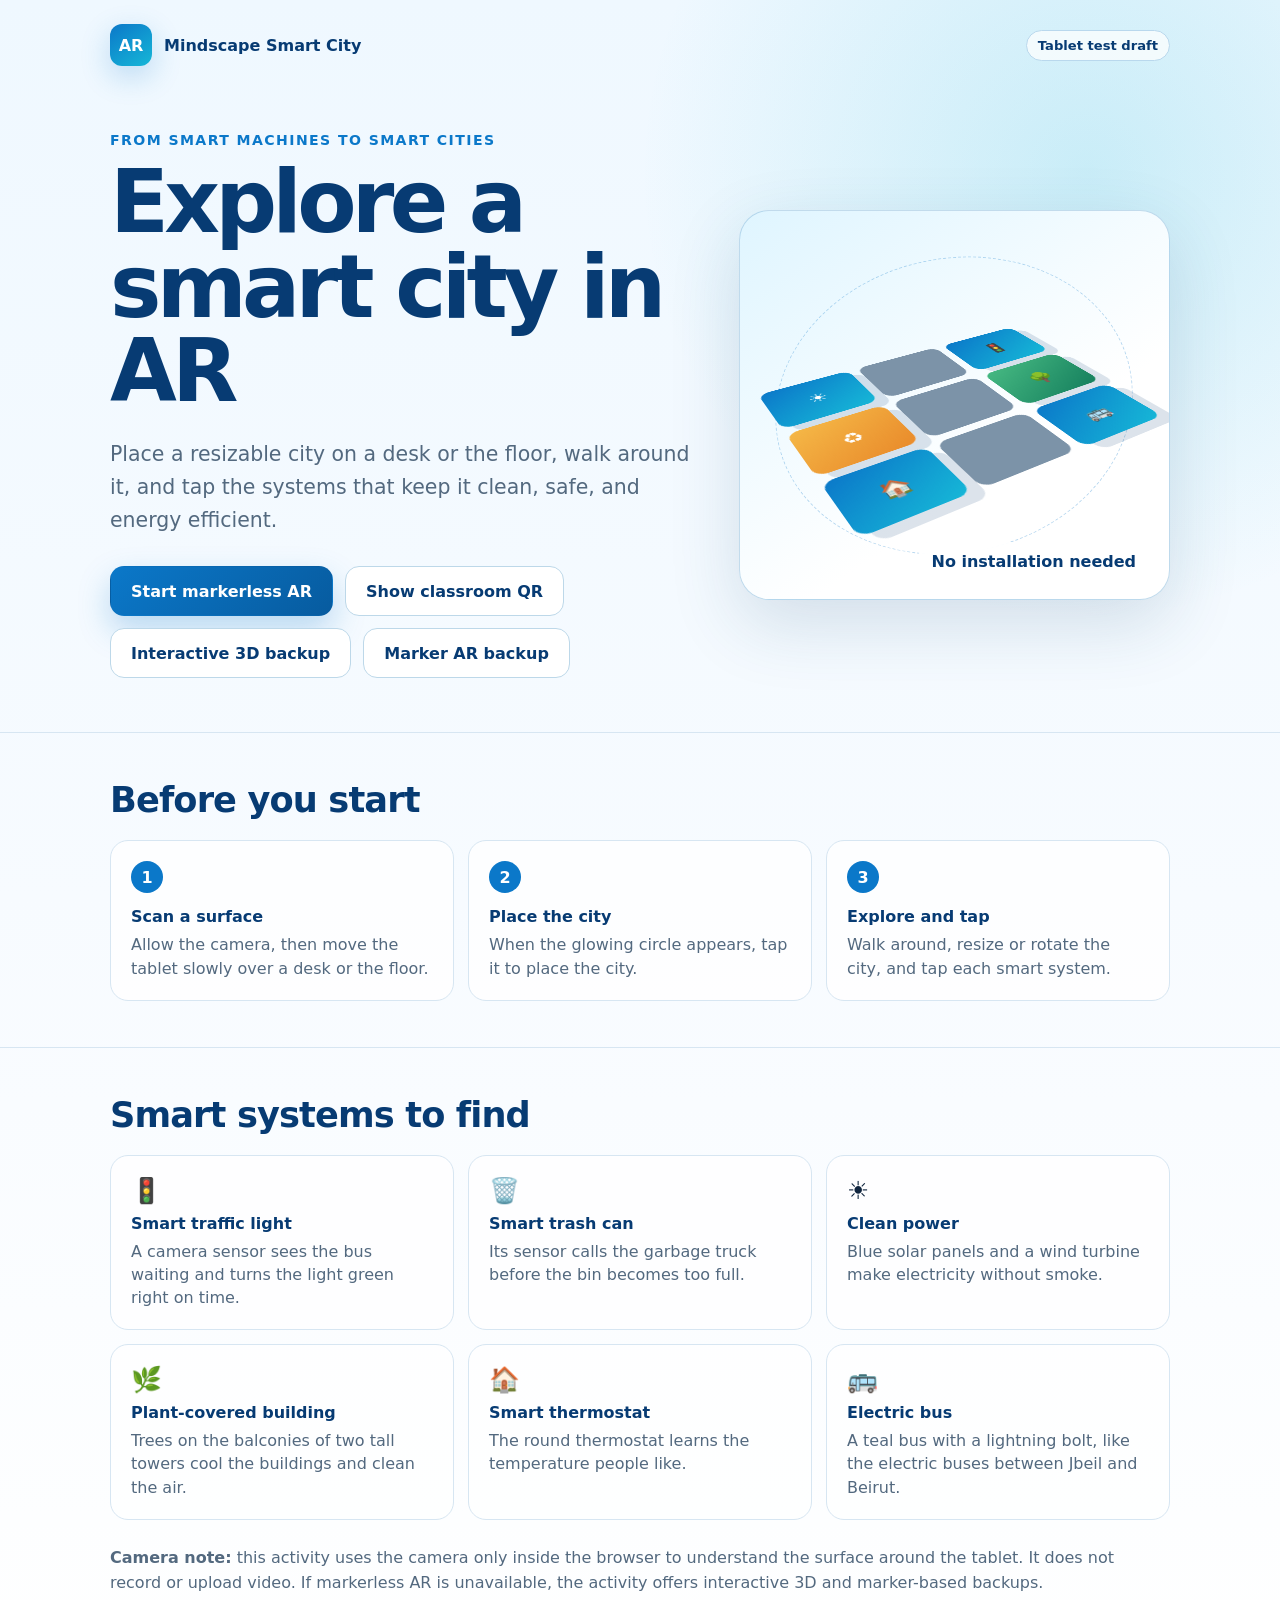
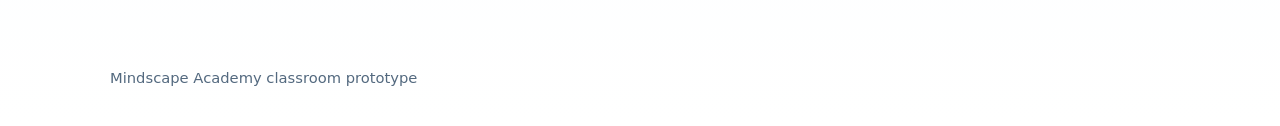
<file: index.html>
<!doctype html>
<html lang="en">
<head>
  <meta charset="utf-8">
  <meta name="viewport" content="width=device-width, initial-scale=1">
  <meta name="theme-color" content="#073b73">
  <meta name="description" content="A browser-based smart city augmented reality activity for young learners.">
  <title>Smart City AR Explorer</title>
  <link rel="icon" type="image/svg+xml" href="data:image/svg+xml,%3Csvg xmlns='http://www.w3.org/2000/svg' viewBox='0 0 64 64'%3E%3Crect width='64' height='64' rx='14' fill='%230b78c9'/%3E%3Cpath d='M10 48V28l12-9 10 8 10-15 12 10v26H10z' fill='%23fff'/%3E%3Cpath d='M17 48V34h10v14m11 0V29h9v19' fill='%2316b7d7'/%3E%3C/svg%3E">
  <link rel="stylesheet" href="styles.css">
</head>
<body>
  <header class="site-header shell">
    <div class="brand"><span class="brand-mark" aria-hidden="true">AR</span><span>Mindscape Smart City</span></div>
    <span class="draft-tag">Tablet test draft</span>
  </header>

  <main>
    <section class="hero shell">
      <div>
        <p class="eyebrow">From smart machines to smart cities</p>
        <h1>Explore a smart city in AR</h1>
        <p class="lead">Place a resizable city on a desk or the floor, walk around it, and tap the systems that keep it clean, safe, and energy efficient.</p>
        <div class="actions">
          <a class="button button-primary" href="ar.html">Start markerless AR</a>
          <a class="button button-secondary" href="qr.html">Show classroom QR</a>
          <a class="button button-secondary" href="preview.html">Interactive 3D backup</a>
          <a class="button button-secondary" href="marker-ar.html">Marker AR backup</a>
        </div>
      </div>

      <div class="city-orbit" aria-label="Stylized smart city preview">
        <div class="city-card" aria-hidden="true">
          <div class="city-block">☀</div><div class="city-block road"></div><div class="city-block">🚦</div>
          <div class="city-block">♻</div><div class="city-block road"></div><div class="city-block">🌳</div>
          <div class="city-block">🏠</div><div class="city-block road"></div><div class="city-block">🚌</div>
        </div>
        <span class="orbit-label">No installation needed</span>
      </div>
    </section>

    <section class="section">
      <div class="shell">
        <h2>Before you start</h2>
        <div class="steps">
          <article class="step"><span class="step-number">1</span><strong>Scan a surface</strong><p>Allow the camera, then move the tablet slowly over a desk or the floor.</p></article>
          <article class="step"><span class="step-number">2</span><strong>Place the city</strong><p>When the glowing circle appears, tap it to place the city.</p></article>
          <article class="step"><span class="step-number">3</span><strong>Explore and tap</strong><p>Walk around, resize or rotate the city, and tap each smart system.</p></article>
        </div>
      </div>
    </section>

    <section class="section">
      <div class="shell">
        <h2>Smart systems to find</h2>
        <div class="systems">
          <article class="system"><span class="system-icon">🚦</span><strong>Smart traffic light</strong><p>A camera sensor sees the bus waiting and turns the light green right on time.</p></article>
          <article class="system"><span class="system-icon">🗑️</span><strong>Smart trash can</strong><p>Its sensor calls the garbage truck before the bin becomes too full.</p></article>
          <article class="system"><span class="system-icon">☀️</span><strong>Clean power</strong><p>Blue solar panels and a wind turbine make electricity without smoke.</p></article>
          <article class="system"><span class="system-icon">🌿</span><strong>Plant-covered building</strong><p>Trees on the balconies of two tall towers cool the buildings and clean the air.</p></article>
          <article class="system"><span class="system-icon">🏠</span><strong>Smart thermostat</strong><p>The round thermostat learns the temperature people like.</p></article>
          <article class="system"><span class="system-icon">🚌</span><strong>Electric bus</strong><p>A teal bus with a lightning bolt, like the electric buses between Jbeil and Beirut.</p></article>
        </div>
        <p class="privacy-note"><strong>Camera note:</strong> this activity uses the camera only inside the browser to understand the surface around the tablet. It does not record or upload video. If markerless AR is unavailable, the activity offers interactive 3D and marker-based backups.</p>
      </div>
    </section>
  </main>

  <footer class="shell">Mindscape Academy classroom prototype</footer>
</body>
</html>
</file>
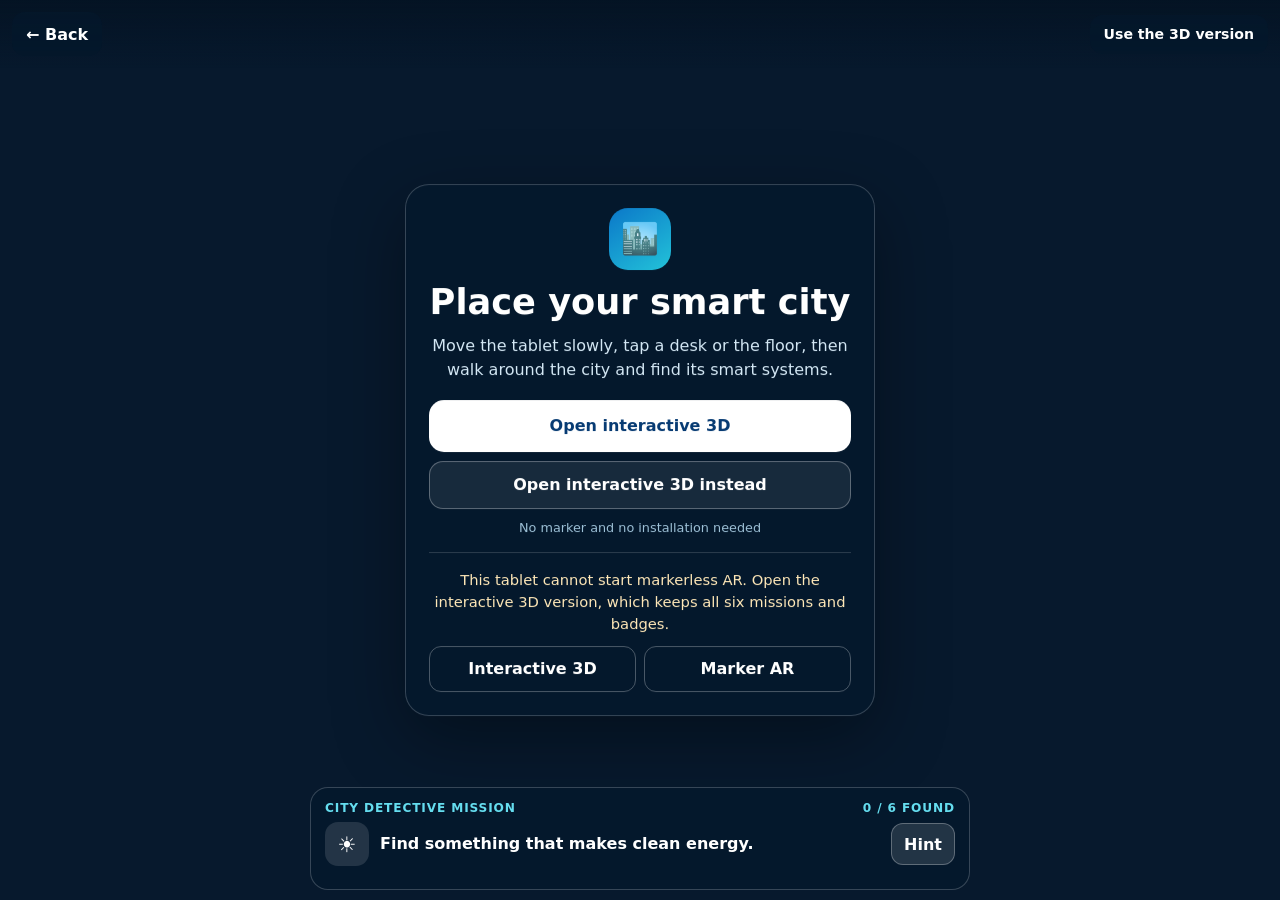
<file: ar.html>
<!doctype html>
<html lang="en">
<head>
  <meta charset="utf-8">
  <meta name="viewport" content="width=device-width, initial-scale=1, maximum-scale=1, user-scalable=no">
  <meta name="theme-color" content="#07192d">
  <meta name="description" content="Place and explore an interactive smart city in markerless augmented reality.">
  <title>Smart City Markerless AR</title>
  <style>
    * { box-sizing: border-box; }
    [hidden] { display: none !important; }
    body { margin: 0; overflow: hidden; font-family: Inter, system-ui, sans-serif; background: #07192d; color: white; }
    button, a { font: inherit; -webkit-tap-highlight-color: transparent; }
    a-scene, .a-canvas { width: 100vw !important; height: 100vh !important; z-index: 0 !important; }
    .a-enter-vr, .a-enter-ar, .a-orientation-modal { display: none !important; }
    /* The overlay carries class a-no-style so A-Frame does not restyle it in AR: its rule
       ".a-dom-overlay > * { pointer-events: auto }" forced the full-screen confetti layer to
       catch every tap, which blocked the buttons and the city. */
    #overlay { position: fixed !important; z-index: 2147483646 !important; inset: 0; pointer-events: auto !important; touch-action: manipulation; }
    .topbar { position: absolute; top: 0; left: 0; right: 0; pointer-events: none; display: flex; align-items: center; justify-content: space-between; gap: 10px; padding: max(12px, env(safe-area-inset-top)) 12px 12px; background: linear-gradient(180deg, rgba(4,19,35,.9), transparent); }
    .back, .status { min-height: 44px; display: inline-flex; align-items: center; padding: 0 14px; border-radius: 13px; color: white; background: rgba(4,24,43,.82); font-weight: 850; text-decoration: none; pointer-events: auto; touch-action: manipulation; }
    .status { min-height: 39px; max-width: 60vw; font-size: .88rem; white-space: nowrap; overflow: hidden; text-overflow: ellipsis; pointer-events: none; }
    .start-card { position: absolute; left: 50%; top: 50%; width: min(90vw, 470px); transform: translate(-50%,-50%); padding: 23px; border: 1px solid rgba(255,255,255,.2); border-radius: 24px; background: rgba(5,25,45,.94); box-shadow: 0 22px 70px rgba(0,0,0,.36); text-align: center; backdrop-filter: blur(15px); pointer-events: auto; }
    .start-icon { display: grid; width: 62px; height: 62px; place-items: center; margin: 0 auto 13px; border-radius: 19px; background: linear-gradient(145deg, #0b78c9, #23c3d9); font-size: 1.9rem; }
    .start-card h1 { margin: 0; font-size: clamp(1.55rem, 7vw, 2.2rem); line-height: 1.1; }
    .start-card p { margin: 12px 0 18px; color: #d4e8f5; line-height: 1.5; }
    .primary { width: 100%; min-height: 52px; border: 0; border-radius: 15px; color: #073b73; background: white; font-weight: 900; cursor: pointer; touch-action: manipulation; }
    .primary:disabled { color: #8da0ae; background: #dbe5eb; }
    .quick-backup { width: 100%; min-height: 48px; display: inline-flex; align-items: center; justify-content: center; margin-top: 9px; border: 1px solid rgba(255,255,255,.3); border-radius: 14px; color: white; background: rgba(255,255,255,.08); font-weight: 850; text-decoration: none; }
    .small-note { display: block; margin-top: 11px; color: #9ec1d7; font-size: .8rem; }
    .fallback { margin-top: 17px; padding-top: 16px; border-top: 1px solid rgba(255,255,255,.16); }
    .fallback p { margin: 0 0 11px; color: #ffe8b8; font-size: .92rem; }
    .fallback-links { display: grid; grid-template-columns: 1fr 1fr; gap: 8px; }
    .fallback a { min-height: 46px; display: grid; place-items: center; padding: 8px; border: 1px solid rgba(255,255,255,.28); border-radius: 12px; color: white; text-decoration: none; font-weight: 800; }
    .placement-hint { position: absolute; top: 76px; left: 50%; width: min(88vw, 430px); transform: translateX(-50%); padding: 11px 15px; border-radius: 14px; background: rgba(4,24,43,.86); box-shadow: 0 8px 28px rgba(0,0,0,.2); text-align: center; font-weight: 800; line-height: 1.35; transition: opacity .2s; pointer-events: none !important; }
    .placement-hint.hidden { opacity: 0; }
    .controls { position: absolute; left: 50%; bottom: 165px; display: flex; gap: 7px; transform: translateX(-50%) translateY(12px); opacity: 0; transition: .2s ease; pointer-events: none; }
    .controls.show { transform: translateX(-50%) translateY(0); opacity: 1; pointer-events: auto; }
    .control { min-width: 47px; min-height: 47px; padding: 0 12px; border: 1px solid rgba(255,255,255,.24); border-radius: 13px; color: white; background: rgba(5,25,45,.88); font-size: 1.15rem; font-weight: 900; box-shadow: 0 7px 22px rgba(0,0,0,.22); }
    .replace { font-size: .8rem; }
    .mission { position: absolute; left: 10px; right: 10px; bottom: max(10px, env(safe-area-inset-bottom)); max-width: 660px; margin: auto; padding: 13px 14px; border: 1px solid rgba(255,255,255,.2); border-radius: 18px; background: rgba(5,25,45,.94); pointer-events: auto; }
    .mission-top { display: flex; justify-content: space-between; gap: 12px; margin-bottom: 7px; color: #65ddef; font-size: .76rem; font-weight: 900; letter-spacing: .07em; text-transform: uppercase; }
    .mission-row { display: flex; align-items: center; gap: 11px; }
    #missionIcon { display: grid; flex: 0 0 44px; height: 44px; place-items: center; border-radius: 13px; background: rgba(255,255,255,.12); font-size: 1.35rem; }
    #missionText { margin: 0; font-size: 1rem; font-weight: 800; line-height: 1.33; }
    .mission-copy { min-width: 0; flex: 1; }
    .hint-button { flex: 0 0 auto; min-height: 42px; padding: 0 12px; border: 1px solid rgba(255,255,255,.28); border-radius: 12px; color: white; background: rgba(255,255,255,.12); font-weight: 850; }
    .progress { display: flex; justify-content: center; gap: 7px; margin-top: 10px; }
    .progress span { display: grid; width: 29px; height: 29px; place-items: center; border: 1px solid rgba(255,255,255,.22); border-radius: 50%; background: rgba(255,255,255,.08); filter: grayscale(1); opacity: .46; transition: .25s ease; }
    .progress span.found { border-color: #7aebad; background: #137b59; filter: none; opacity: 1; transform: scale(1.08); }
    .success { position: absolute; left: 50%; top: 50%; width: min(88vw, 420px); transform: translate(-50%,-50%); padding: 23px; border-radius: 24px; color: #12334d; background: white; box-shadow: 0 24px 80px rgba(0,0,0,.4); text-align: center; pointer-events: auto; cursor: pointer; }
    #successIcon { display: block; margin-bottom: 8px; font-size: 2.6rem; }
    .success h2 { margin: 0; color: #087052; font-size: 1.45rem; }
    .success p { margin: 10px 0 17px; line-height: 1.45; }
    .badge-earned { display: inline-flex; margin: 10px 0 0; padding: 7px 11px; border-radius: 999px; color: #075b9f; background: #e3f5ff; font-size: .82rem; font-weight: 900; }
    .success button { width: 100%; min-height: 49px; border: 0; border-radius: 13px; color: white; background: #0878bd; font-weight: 900; }
    .toast { position: absolute; left: 50%; top: 126px; width: max-content; max-width: 84vw; transform: translate(-50%,-9px); padding: 10px 14px; border-radius: 18px; text-align: center; pointer-events: none !important; color: #13334d; background: #fff; box-shadow: 0 10px 32px rgba(0,0,0,.28); font-weight: 850; opacity: 0; transition: .2s ease; }
    .toast.show { transform: translate(-50%,0); opacity: 1; }
    .confetti { position: absolute; inset: 0; overflow: hidden; pointer-events: none !important; }
    .confetti i { position: absolute; top: -20px; width: 10px; height: 16px; border-radius: 3px; animation: confetti-fall 1.25s ease-in forwards; }
    @keyframes confetti-fall { to { transform: translate3d(var(--drift), 105vh, 0) rotate(620deg); opacity: .9; } }
    @media (max-height: 620px) {
      .controls { bottom: 151px; }
      .mission { padding: 10px 12px; }
      .mission-top { margin-bottom: 4px; }
    }
  </style>
</head>
<body>
  <div id="overlay" class="a-no-style">
    <div class="topbar">
      <a class="back" href="index.html">← Back</a>
      <span class="status" id="status">Ready to start</span>
    </div>

    <section class="start-card" id="startCard" aria-labelledby="startTitle">
      <span class="start-icon" aria-hidden="true">🏙️</span>
      <h1 id="startTitle">Place your smart city</h1>
      <p id="startText">Move the tablet slowly, tap a desk or the floor, then walk around the city and find its smart systems.</p>
      <button class="primary" id="startAR" type="button" disabled>Checking this tablet…</button>
      <a class="quick-backup" href="preview.html">Open interactive 3D instead</a>
      <small class="small-note">No marker and no installation needed</small>
      <div class="fallback" id="fallback" hidden>
        <p>Markerless AR is not supported on this tablet. Choose a backup:</p>
        <div class="fallback-links">
          <a href="preview.html">Interactive 3D</a>
          <a href="marker-ar.html">Marker AR</a>
        </div>
      </div>
    </section>

    <p class="placement-hint hidden" id="placementHint">Move the tablet slowly over a desk or the floor.</p>

    <div class="controls" id="controls" aria-label="City controls">
      <button class="control" id="turnLeft" type="button" aria-label="Turn city left">↶</button>
      <button class="control" id="smaller" type="button" aria-label="Make city smaller">−</button>
      <button class="control" id="larger" type="button" aria-label="Make city bigger">+</button>
      <button class="control" id="turnRight" type="button" aria-label="Turn city right">↷</button>
      <button class="control replace" id="replace" type="button">Replace</button>
    </div>

    <section class="mission" aria-live="polite">
      <div class="mission-top"><span>City detective mission</span><span id="missionCount">0 / 6 found</span></div>
      <div class="mission-row">
        <span id="missionIcon" aria-hidden="true">☀️</span>
        <div class="mission-copy"><p id="missionText">Find something that makes clean energy.</p></div>
        <button class="hint-button" id="hintButton" type="button">Hint</button>
      </div>
      <div class="progress" id="progress" aria-label="Mission progress"></div>
    </section>

    <section class="success" id="success" hidden aria-live="assertive">
      <span id="successIcon" aria-hidden="true">☀️</span>
      <h2 id="successTitle">Yes! You found it!</h2>
      <span class="badge-earned" id="badgeEarned">Badge earned</span>
      <p id="successMessage"></p>
      <button id="nextMission" type="button">Next mission</button>
    </section>
    <div class="toast" id="toast" role="status"></div>
    <div class="confetti" id="confetti" aria-hidden="true"></div>
  </div>

  <template id="sceneTemplate">
    <a-scene
      embedded
      xr-mode-ui="enabled: false; XRMode: ar"
      device-orientation-permission-ui="enabled: false"
      webxr="referenceSpaceType: local; requiredFeatures: hit-test; optionalFeatures: dom-overlay; overlayElement: #overlay"
      renderer="antialias: true; alpha: true; colorManagement: true; precision: high"
    >
      <a-entity light="type: ambient; color: #ffffff; intensity: .8"></a-entity>
      <a-entity light="type: directional; color: #ffffff; intensity: .9" position="2 5 3"></a-entity>
      <a-ring id="reticle" visible="false" rotation="-90 0 0" radius-inner=".12" radius-outer=".18" color="#49e49b" material="shader: flat; opacity: .95; side: double"></a-ring>
      <a-entity id="city" smart-city visible="false" scale=".2 .2 .2"></a-entity>
      <a-entity id="placement" surface-placement></a-entity>
      <a-camera></a-camera>
    </a-scene>
  </template>
  <script src="boot-ar.js?v=13"></script>
</body>
</html>
</file>
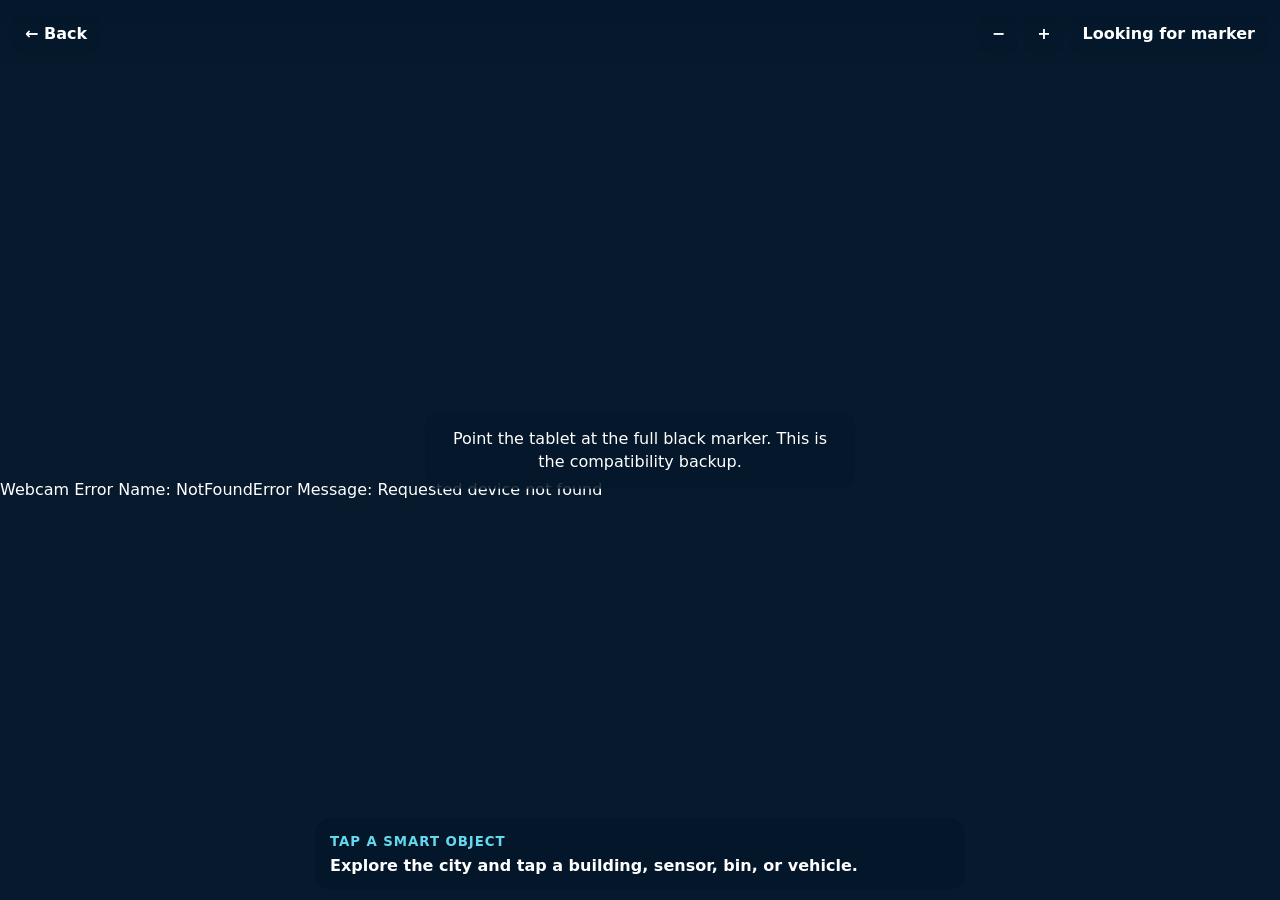
<file: marker-ar.html>
<!doctype html>
<html lang="en">
<head>
  <meta charset="utf-8">
  <meta name="viewport" content="width=device-width, initial-scale=1, maximum-scale=1, user-scalable=no">
  <meta name="theme-color" content="#07192d">
  <title>Smart City Marker AR Backup</title>
  <script src="vendor/aframe-1.6.0.min.js"></script>
  <script src="vendor/aframe-ar-3.4.8.js"></script>
  <script src="city.js?v=13"></script>
  <style>
    * { box-sizing: border-box; }
    [hidden] { display: none !important; }
    body { margin: 0; overflow: hidden; font-family: Inter, system-ui, sans-serif; background: #07192d; color: white; }
    .topbar { position: fixed; z-index: 20; top: 0; left: 0; right: 0; display: flex; justify-content: space-between; gap: 8px; padding: 12px; pointer-events: none; background: linear-gradient(180deg, rgba(5,24,43,.9), transparent); }
    .topbar a, .topbar span, .topbar button { pointer-events: auto; min-height: 43px; display: inline-flex; align-items: center; padding: 0 13px; border: 0; border-radius: 12px; color: white; background: rgba(5,24,43,.84); text-decoration: none; font: inherit; font-weight: 850; }
    .top-controls { display: flex; gap: 6px; }
    .hint { position: fixed; z-index: 18; inset: 50% auto auto 50%; width: min(86vw, 430px); padding: 16px; border-radius: 16px; transform: translate(-50%,-50%); color: white; background: rgba(5,24,43,.86); text-align: center; line-height: 1.45; pointer-events: none; transition: opacity .25s; }
    .hint.hidden { opacity: 0; }
    .mission { position: fixed; z-index: 20; left: 10px; right: 10px; bottom: 10px; max-width: 650px; margin: auto; padding: 13px 15px; border-radius: 17px; background: rgba(5,24,43,.9); backdrop-filter: blur(10px); }
    .mission small { color: #64d9ee; font-weight: 900; letter-spacing: .07em; text-transform: uppercase; }
    .mission p { margin: 5px 0 0; font-weight: 800; line-height: 1.35; }
    .toast { position: fixed; z-index: 30; left: 50%; top: 88px; width: max-content; max-width: 84vw; padding: 11px 14px; border-radius: 14px; transform: translateX(-50%); color: #12334d; background: white; box-shadow: 0 10px 30px rgba(0,0,0,.3); font-weight: 850; pointer-events: none; }
    .a-enter-vr, .a-enter-ar, .a-orientation-modal { display: none !important; }
  </style>
</head>
<body>
  <div class="topbar">
    <a href="index.html">← Back</a>
    <div class="top-controls">
      <button id="smaller" type="button" aria-label="Make city smaller">−</button>
      <button id="larger" type="button" aria-label="Make city bigger">+</button>
      <span id="status">Looking for marker</span>
    </div>
  </div>
  <div class="hint" id="hint">Point the tablet at the full black marker. This is the compatibility backup.</div>
  <div class="toast" id="toast" hidden></div>
  <section class="mission">
    <small>Tap a smart object</small>
    <p id="message">Explore the city and tap a building, sensor, bin, or vehicle.</p>
  </section>

  <a-scene embedded xr-mode-ui="enabled: false" device-orientation-permission-ui="enabled: false" renderer="antialias: true; alpha: true; colorManagement: true; precision: medium" arjs="trackingMethod: best; sourceType: webcam; debugUIEnabled: false; detectionMode: mono; cameraParametersUrl: assets/camera_para.dat;">
    <a-marker id="marker" type="pattern" url="assets/patt.hiro" emitevents="true" smooth="true" smooth-count="8" smooth-tolerance="0.01" smooth-threshold="3">
      <a-entity id="city" smart-city scale=".2 .2 .2"></a-entity>
    </a-marker>
    <a-entity camera cursor="rayOrigin: mouse" raycaster="objects: .smart-target"></a-entity>
  </a-scene>

  <script>
    const marker = document.getElementById("marker");
    const city = document.getElementById("city");
    const status = document.getElementById("status");
    const hint = document.getElementById("hint");
    const toast = document.getElementById("toast");
    const message = document.getElementById("message");
    let scale = .2;

    marker.addEventListener("markerFound", () => {
      status.textContent = "City found";
      hint.classList.add("hidden");
    });
    marker.addEventListener("markerLost", () => {
      status.textContent = "Looking for marker";
      hint.classList.remove("hidden");
    });
    function setScale(next) {
      scale = Math.max(.14, Math.min(.28, next));
      city.setAttribute("scale", `${scale} ${scale} ${scale}`);
    }
    document.getElementById("smaller").addEventListener("click", () => setScale(scale - .02));
    document.getElementById("larger").addEventListener("click", () => setScale(scale + .02));
    document.addEventListener("smart-system-select", (event) => {
      const selected = event.detail;
      window.SmartCity.flashTarget(selected.element);
      window.SmartCity.bounce(selected.id);
      toast.textContent = `Yes — ${selected.title}!`;
      toast.hidden = false;
      message.textContent = selected.message;
      clearTimeout(window.markerToastTimer);
      window.markerToastTimer = setTimeout(() => { toast.hidden = true; }, 1800);
    });
  </script>
</body>
</html>
</file>
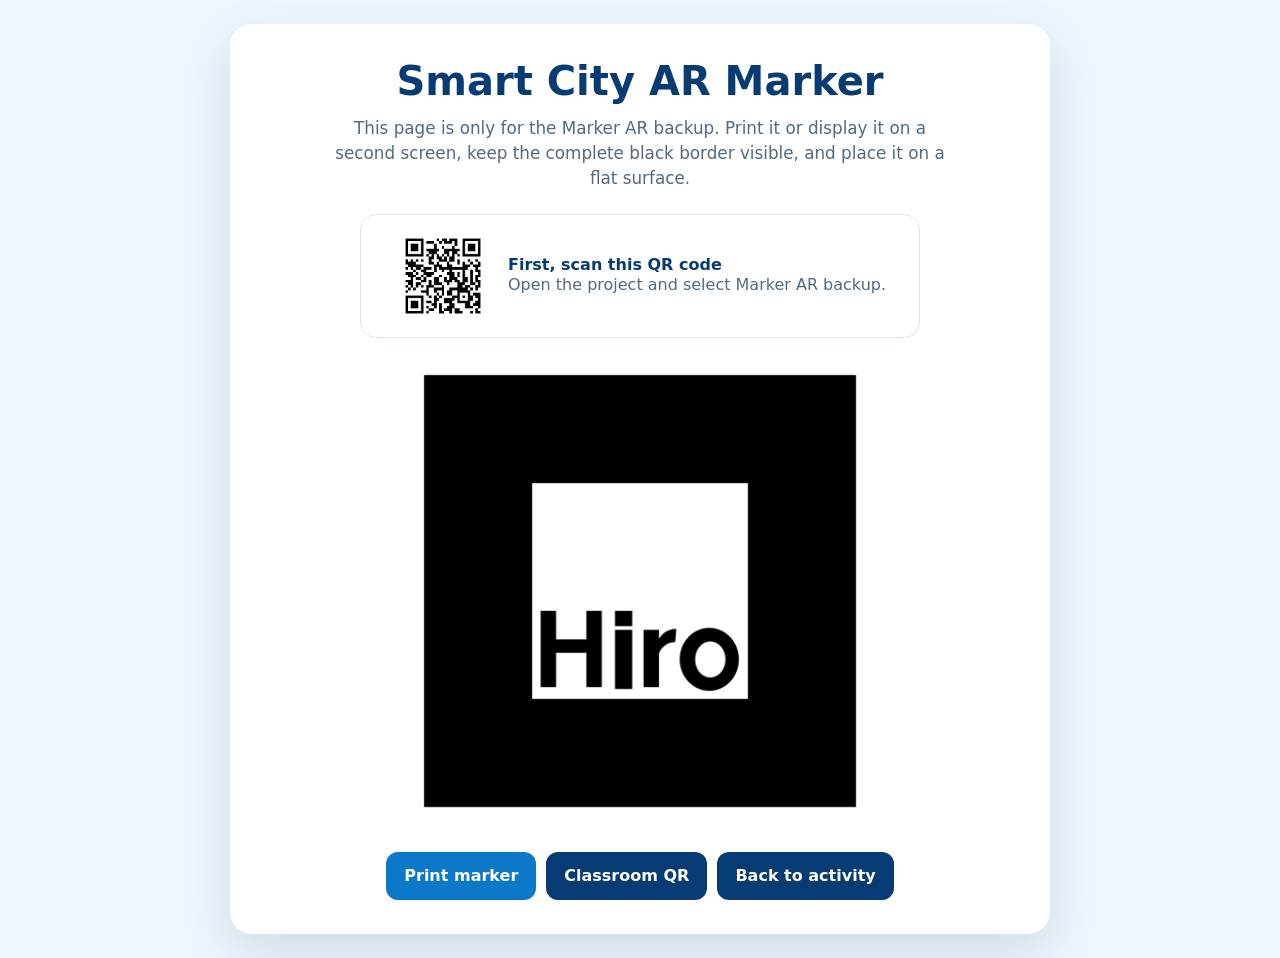
<file: marker.html>
<!doctype html>
<html lang="en">
<head>
  <meta charset="utf-8">
  <meta name="viewport" content="width=device-width, initial-scale=1">
  <title>Smart City AR Marker</title>
  <style>
    * { box-sizing: border-box; }
    body { margin: 0; color: #10253e; background: #eef6fb; font-family: Inter, system-ui, sans-serif; }
    main { width: min(820px, calc(100% - 28px)); margin: 24px auto; padding: 34px; border-radius: 22px; background: white; box-shadow: 0 18px 50px rgba(24,62,92,.14); text-align: center; }
    h1 { margin: 0; color: #073b73; font-size: clamp(1.7rem, 5vw, 2.5rem); }
    p { margin: 12px auto 22px; max-width: 620px; color: #53697f; font-size: 1.05rem; line-height: 1.5; }
    .launch { display: flex; align-items: center; justify-content: center; gap: 16px; width: min(560px, 100%); margin: 0 auto 18px; padding: 12px; border: 1px solid #d7e6f2; border-radius: 16px; text-align: left; }
    .launch img { width: 98px; margin: 0; }
    .launch strong { display: block; color: #073b73; }
    .launch span { color: #53697f; line-height: 1.4; }
    .marker { display: block; width: min(470px, 90%); margin: 10px auto 26px; }
    .buttons { display: flex; flex-wrap: wrap; justify-content: center; gap: 10px; }
    a, button { display: inline-flex; min-height: 48px; align-items: center; padding: 0 18px; border: 0; border-radius: 12px; color: white; background: #0b78c9; font: inherit; font-weight: 850; text-decoration: none; cursor: pointer; }
    a { background: #073b73; }
    @media print {
      body { background: white; }
      main { width: 100%; margin: 0; padding: 12mm; box-shadow: none; }
      .buttons { display: none; }
      .launch img { width: 25mm; }
      .marker { width: 128mm; }
    }
  </style>
</head>
<body>
  <main>
    <h1>Smart City AR Marker</h1>
    <p>This page is only for the Marker AR backup. Print it or display it on a second screen, keep the complete black border visible, and place it on a flat surface.</p>
    <div class="launch">
      <img src="assets/project-qr.png" alt="QR code that opens the Smart City AR project">
      <div><strong>First, scan this QR code</strong><span>Open the project and select Marker AR backup.</span></div>
    </div>
    <img class="marker" src="assets/hiro.png" alt="Hiro marker for the smart city AR activity">
    <div class="buttons">
      <button type="button" onclick="window.print()">Print marker</button>
      <a href="qr.html">Classroom QR</a>
      <a href="index.html">Back to activity</a>
    </div>
  </main>
</body>
</html>
</file>
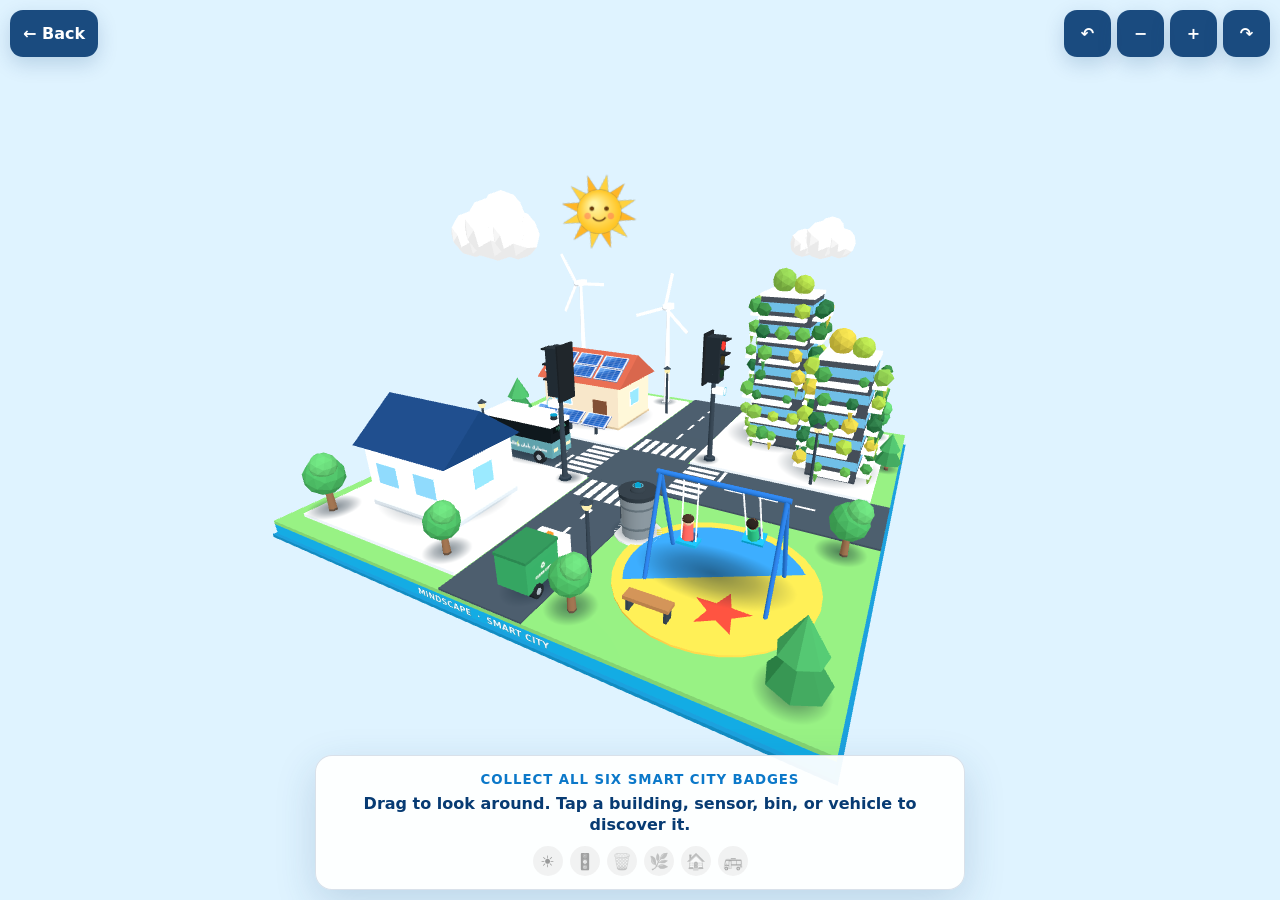
<file: preview.html>
<!doctype html>
<html lang="en">
<head>
  <meta charset="utf-8">
  <meta name="viewport" content="width=device-width, initial-scale=1, maximum-scale=1">
  <meta name="theme-color" content="#dff3ff">
  <title>Interactive Smart City 3D</title>
  <script src="vendor/aframe-1.6.0.min.js"></script>
  <script src="city.js?v=13"></script>
  <style>
    * { box-sizing: border-box; }
    [hidden] { display: none !important; }
    body { margin: 0; overflow: hidden; font-family: Inter, system-ui, sans-serif; background: #dff3ff; color: #073b73; }
    button, a { font: inherit; -webkit-tap-highlight-color: transparent; }
    .bar { position: fixed; z-index: 10; top: 10px; left: 10px; right: 10px; display: flex; justify-content: space-between; gap: 8px; pointer-events: none; }
    .bar a, .bar button { pointer-events: auto; min-width: 47px; min-height: 47px; padding: 0 13px; border: 0; border-radius: 13px; color: white; background: rgba(7,59,115,.91); font-weight: 850; text-decoration: none; display: inline-flex; align-items: center; justify-content: center; box-shadow: 0 7px 20px rgba(7,59,115,.18); }
    .controls { display: flex; gap: 6px; }
    .mission { position: fixed; z-index: 10; left: 10px; right: 10px; bottom: 10px; max-width: 650px; margin: auto; padding: 13px 15px; border: 1px solid rgba(7,59,115,.15); border-radius: 17px; background: rgba(255,255,255,.94); box-shadow: 0 13px 40px rgba(31,80,120,.18); text-align: center; }
    .mission small { color: #0b78c9; font-weight: 900; letter-spacing: .07em; text-transform: uppercase; }
    .mission p { margin: 5px 0 0; font-weight: 800; line-height: 1.35; }
    .progress { display: flex; justify-content: center; gap: 7px; margin-top: 10px; }
    .progress span { display: grid; width: 30px; height: 30px; place-items: center; border-radius: 50%; color: #073b73; background: #dce8ef; filter: grayscale(1); opacity: .5; transition: .25s ease; }
    .progress span.found { color: white; background: #087052; filter: none; opacity: 1; transform: scale(1.08); }
    .toast { position: fixed; z-index: 20; left: 50%; top: 76px; width: min(86vw, 410px); padding: 13px 15px; border-radius: 15px; transform: translateX(-50%); color: white; background: #087052; box-shadow: 0 12px 35px rgba(0,0,0,.2); text-align: center; font-weight: 850; pointer-events: none; }
    .confetti { position: fixed; z-index: 19; inset: 0; overflow: hidden; pointer-events: none; }
    .confetti i { position: absolute; top: -20px; width: 10px; height: 16px; border-radius: 3px; animation: fall 1.25s ease-in forwards; }
    @keyframes fall { to { transform: translate3d(var(--drift), 105vh, 0) rotate(620deg); opacity: .9; } }
    a-scene { width: 100vw !important; height: 100vh !important; }
    .a-enter-vr, .a-enter-ar { display: none !important; }
  </style>
</head>
<body>
  <div class="bar">
    <a href="index.html">← Back</a>
    <div class="controls">
      <button id="turnLeft" type="button" aria-label="Turn city left">↶</button>
      <button id="smaller" type="button" aria-label="Make city smaller">−</button>
      <button id="larger" type="button" aria-label="Make city bigger">+</button>
      <button id="turnRight" type="button" aria-label="Turn city right">↷</button>
    </div>
  </div>
  <div class="toast" id="toast" hidden></div>
  <section class="mission">
    <small>Collect all six smart city badges</small>
    <p id="message">Drag to look around. Tap a building, sensor, bin, or vehicle to discover it.</p>
    <div class="progress" id="progress" aria-label="Discovery progress"></div>
  </section>
  <div class="confetti" id="confetti" aria-hidden="true"></div>

  <a-scene embedded xr-mode-ui="enabled: false" background="color: #dff3ff" renderer="antialias: true; colorManagement: true">
    <a-entity light="type: ambient; color: #ffffff; intensity: .82"></a-entity>
    <a-entity light="type: directional; color: #ffffff; intensity: .88" position="3 7 5"></a-entity>
    <a-entity id="city" smart-city position="0 -1.1 -1.6" rotation="0 -28 0" scale=".9 .9 .9"></a-entity>
    <!-- The rig tilts the view down at the city; look-controls still lets children drag to look around. -->
    <a-entity position="0 3.1 6.4" rotation="-24 0 0">
      <a-entity camera look-controls="touchEnabled: true; mouseEnabled: true" cursor="rayOrigin: mouse" raycaster="objects: .smart-target"></a-entity>
    </a-entity>
  </a-scene>

  <script>
    const city = document.getElementById("city");
    const toast = document.getElementById("toast");
    const message = document.getElementById("message");
    const progress = document.getElementById("progress");
    const confetti = document.getElementById("confetti");
    const icons = { energy: "☀️", traffic: "🚦", waste: "🗑️", green: "🌿", home: "🏠", transport: "🚌" };
    const found = new Set();
    let scale = .9;
    let yaw = -28;
    Object.entries(icons).forEach(([id, icon]) => {
      const chip = document.createElement("span");
      chip.textContent = icon;
      chip.dataset.mission = id;
      progress.appendChild(chip);
    });
    function celebrate(amount) {
      const colors = ["#08a6d4", "#073b73", "#45e28b", "#f4c843", "#ef5c55"];
      for (let i = 0; i < amount; i += 1) {
        const piece = document.createElement("i");
        piece.style.left = `${Math.random() * 100}%`;
        piece.style.background = colors[i % colors.length];
        piece.style.setProperty("--drift", `${Math.round((Math.random() - .5) * 180)}px`);
        piece.style.animationDelay = `${Math.random() * .25}s`;
        confetti.appendChild(piece);
        setTimeout(() => piece.remove(), 1700);
      }
    }
    function setScale(next) {
      scale = Math.max(.65, Math.min(1.25, next));
      city.object3D.scale.setScalar(scale);
    }
    function setYaw(next) {
      yaw = next;
      city.setAttribute("rotation", `0 ${yaw} 0`);
    }
    // A portrait phone shows a narrow slice of the scene, so start smaller there.
    if (window.innerWidth < window.innerHeight) setScale(.65);
    document.getElementById("smaller").addEventListener("click", () => setScale(scale - .1));
    document.getElementById("larger").addEventListener("click", () => setScale(scale + .1));
    document.getElementById("turnLeft").addEventListener("click", () => setYaw(yaw + 20));
    document.getElementById("turnRight").addEventListener("click", () => setYaw(yaw - 20));
    document.addEventListener("smart-system-select", (event) => {
      const selected = event.detail;
      window.SmartCity.flashTarget(selected.element);
      window.SmartCity.markFound(selected.id);
      const isNew = !found.has(selected.id);
      found.add(selected.id);
      const chip = progress.querySelector(`[data-mission="${selected.id}"]`);
      if (chip) chip.classList.add("found");
      toast.textContent = found.size === 6 ? "🏆 Smart City Explorer! You found all six systems!" : `Yes — you found ${selected.title}! ${found.size}/6`;
      message.textContent = selected.message;
      toast.hidden = false;
      if (isNew) celebrate(found.size === 6 ? 42 : 16);
      clearTimeout(window.previewToastTimer);
      window.previewToastTimer = setTimeout(() => { toast.hidden = true; }, found.size === 6 ? 3000 : 1900);
    });
  </script>
</body>
</html>
</file>
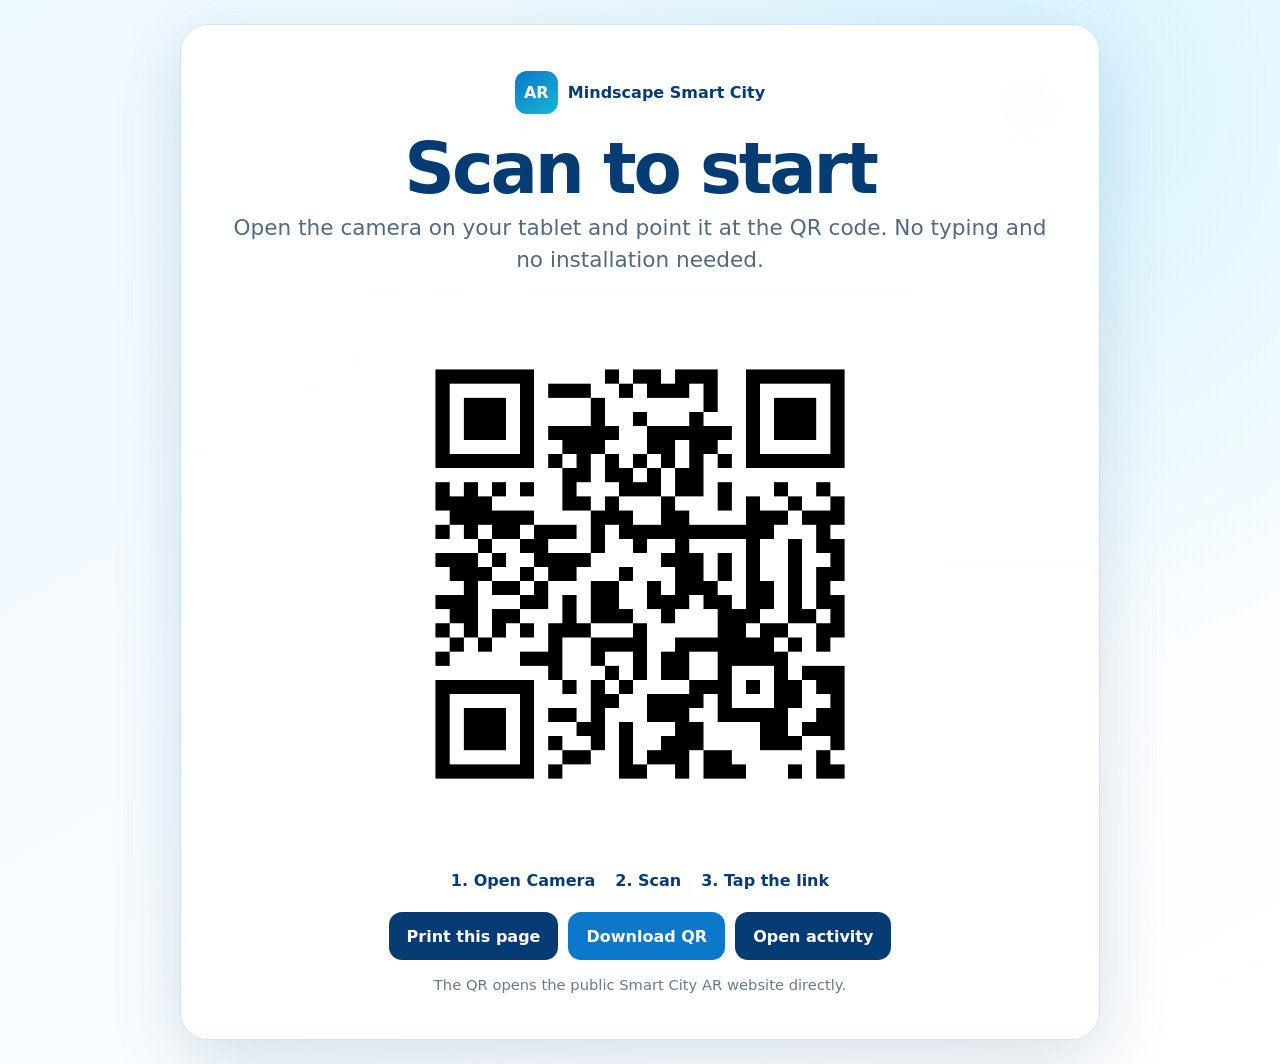
<file: qr.html>
<!doctype html>
<html lang="en">
<head>
  <meta charset="utf-8">
  <meta name="viewport" content="width=device-width, initial-scale=1">
  <meta name="theme-color" content="#073b73">
  <title>Scan to Open Smart City AR</title>
  <style>
    * { box-sizing: border-box; }
    body { margin: 0; min-height: 100vh; display: grid; place-items: center; padding: 24px; color: #10253e; background: radial-gradient(circle at 80% 10%, #d8f4ff, transparent 35rem), linear-gradient(150deg, #eef8ff, #ffffff); font-family: Inter, system-ui, sans-serif; }
    main { width: min(920px, 100%); padding: clamp(24px, 5vw, 46px); border: 1px solid #cfe3ef; border-radius: 28px; background: rgba(255,255,255,.96); box-shadow: 0 22px 70px rgba(22,72,111,.16); text-align: center; }
    .brand { display: inline-flex; align-items: center; gap: 10px; color: #073b73; font-weight: 900; }
    .brand-mark { display: grid; width: 43px; height: 43px; place-items: center; border-radius: 12px; color: white; background: linear-gradient(145deg, #0b78c9, #16b7d7); }
    h1 { margin: 20px 0 8px; color: #073b73; font-size: clamp(2rem, 6vw, 4.4rem); line-height: 1; letter-spacing: -.045em; }
    .lead { margin: 0 auto 20px; color: #53697f; font-size: clamp(1.05rem, 2.5vw, 1.35rem); line-height: 1.45; }
    .qr { display: block; width: min(62vh, 560px, 88vw); height: auto; margin: 0 auto; border: 12px solid white; }
    .steps { display: flex; flex-wrap: wrap; justify-content: center; gap: 9px 20px; margin: 18px 0 0; color: #073b73; font-weight: 800; }
    .steps span { white-space: nowrap; }
    .buttons { display: flex; flex-wrap: wrap; justify-content: center; gap: 10px; margin-top: 22px; }
    a, button { min-height: 48px; display: inline-flex; align-items: center; justify-content: center; padding: 0 18px; border: 0; border-radius: 13px; color: white; background: #073b73; font: inherit; font-weight: 850; text-decoration: none; cursor: pointer; }
    .download { background: #0b78c9; }
    .note { margin: 16px 0 0; color: #667a8c; font-size: .92rem; }
    @media print {
      @page { size: A4 portrait; margin: 12mm; }
      body { min-height: auto; padding: 0; background: white; }
      main { width: 100%; padding: 10mm; border: 0; box-shadow: none; }
      .qr { width: 125mm; }
      .buttons, .note { display: none; }
    }
  </style>
</head>
<body>
  <main>
    <div class="brand"><span class="brand-mark">AR</span><span>Mindscape Smart City</span></div>
    <h1>Scan to start</h1>
    <p class="lead">Open the camera on your tablet and point it at the QR code. No typing and no installation needed.</p>
    <img class="qr" src="assets/smart-city-ar-qr.png" alt="QR code that opens the Mindscape Smart City AR activity">
    <div class="steps" aria-label="Instructions">
      <span>1. Open Camera</span>
      <span>2. Scan</span>
      <span>3. Tap the link</span>
    </div>
    <div class="buttons">
      <button type="button" onclick="window.print()">Print this page</button>
      <a class="download" href="assets/smart-city-ar-qr.png" download="Mindscape-Smart-City-AR-QR.png">Download QR</a>
      <a href="index.html">Open activity</a>
    </div>
    <p class="note">The QR opens the public Smart City AR website directly.</p>
  </main>
</body>
</html>
</file>
<file: styles.css>
:root {
  color-scheme: light;
  --navy: #073b73;
  --blue: #0b78c9;
  --cyan: #16b7d7;
  --green: #1d9b73;
  --ink: #10253e;
  --muted: #53697f;
  --paper: #f7fbff;
  --line: #d7e6f2;
  --white: #ffffff;
}

* { box-sizing: border-box; }

html { font-family: Inter, ui-sans-serif, system-ui, -apple-system, BlinkMacSystemFont, "Segoe UI", sans-serif; }

body {
  margin: 0;
  min-height: 100vh;
  color: var(--ink);
  background:
    radial-gradient(circle at 85% 10%, rgba(22, 183, 215, 0.18), transparent 28rem),
    linear-gradient(180deg, #eff8ff 0%, var(--paper) 52%, #ffffff 100%);
}

a { color: inherit; }

.shell {
  width: min(1060px, calc(100% - 32px));
  margin: 0 auto;
}

.site-header {
  display: flex;
  align-items: center;
  justify-content: space-between;
  gap: 18px;
  padding: 24px 0;
}

.brand {
  display: flex;
  align-items: center;
  gap: 12px;
  font-weight: 800;
  color: var(--navy);
}

.brand-mark {
  display: grid;
  place-items: center;
  width: 42px;
  height: 42px;
  border-radius: 12px;
  color: white;
  background: linear-gradient(145deg, var(--blue), var(--cyan));
  box-shadow: 0 10px 30px rgba(11, 120, 201, 0.24);
}

.draft-tag {
  padding: 7px 11px;
  border: 1px solid #b9d8ed;
  border-radius: 999px;
  color: var(--navy);
  background: rgba(255,255,255,.72);
  font-size: .82rem;
  font-weight: 750;
}

.hero {
  display: grid;
  grid-template-columns: minmax(0, 1.15fr) minmax(320px, .85fr);
  gap: 46px;
  align-items: center;
  padding: 42px 0 54px;
}

.eyebrow {
  margin: 0 0 12px;
  color: var(--blue);
  font-size: .88rem;
  font-weight: 850;
  letter-spacing: .1em;
  text-transform: uppercase;
}

h1 {
  max-width: 720px;
  margin: 0;
  color: var(--navy);
  font-size: clamp(2.45rem, 7vw, 5.4rem);
  line-height: .98;
  letter-spacing: -.055em;
}

.lead {
  max-width: 650px;
  margin: 24px 0 0;
  color: var(--muted);
  font-size: clamp(1.05rem, 2.3vw, 1.28rem);
  line-height: 1.6;
}

.actions {
  display: flex;
  flex-wrap: wrap;
  gap: 12px;
  margin-top: 30px;
}

.button {
  display: inline-flex;
  min-height: 50px;
  align-items: center;
  justify-content: center;
  gap: 9px;
  padding: 0 20px;
  border: 1px solid transparent;
  border-radius: 14px;
  font-size: 1rem;
  font-weight: 800;
  text-decoration: none;
  cursor: pointer;
}

.button-primary {
  color: white;
  background: linear-gradient(135deg, var(--blue), #075b9f);
  box-shadow: 0 14px 32px rgba(11, 120, 201, .26);
}

.button-secondary {
  border-color: #bdd8e9;
  color: var(--navy);
  background: white;
}

.city-orbit {
  position: relative;
  min-height: 390px;
  overflow: hidden;
  border: 1px solid rgba(144, 190, 220, .55);
  border-radius: 30px;
  background: linear-gradient(145deg, #dff5ff, #ffffff 64%);
  box-shadow: 0 24px 70px rgba(31, 80, 120, .16);
}

.city-orbit::before {
  content: "";
  position: absolute;
  inset: 12% 8%;
  border-radius: 50%;
  border: 1px dashed rgba(11, 120, 201, .28);
  transform: rotate(-12deg);
}

.city-card {
  position: absolute;
  inset: 54px;
  display: grid;
  grid-template-columns: repeat(3, 1fr);
  gap: 10px;
  align-content: center;
  transform: perspective(620px) rotateX(59deg) rotateZ(-32deg);
}

.city-block {
  display: grid;
  min-height: 76px;
  place-items: center;
  border-radius: 12px;
  color: white;
  background: linear-gradient(150deg, var(--blue), var(--cyan));
  box-shadow: 10px 12px 0 rgba(7, 59, 115, .14);
  font-size: 1.4rem;
}

.city-block:nth-child(2), .city-block:nth-child(6) { background: linear-gradient(150deg, #46b982, #16805e); }
.city-block:nth-child(4) { background: linear-gradient(150deg, #f5b847, #e98b2b); }
.city-block.road { background: #7c93a8; box-shadow: none; }

.orbit-label {
  position: absolute;
  right: 20px;
  bottom: 18px;
  padding: 10px 13px;
  border-radius: 12px;
  color: var(--navy);
  background: rgba(255,255,255,.88);
  font-weight: 800;
  backdrop-filter: blur(8px);
}

.section {
  padding: 46px 0;
  border-top: 1px solid var(--line);
}

.section h2 {
  margin: 0 0 20px;
  color: var(--navy);
  font-size: clamp(1.55rem, 4vw, 2.2rem);
  letter-spacing: -.025em;
}

.steps, .systems {
  display: grid;
  gap: 14px;
}

.steps { grid-template-columns: repeat(3, 1fr); }
.systems { grid-template-columns: repeat(3, 1fr); }

.step, .system {
  min-height: 130px;
  padding: 20px;
  border: 1px solid var(--line);
  border-radius: 18px;
  background: rgba(255,255,255,.82);
}

.step-number {
  display: grid;
  width: 32px;
  height: 32px;
  place-items: center;
  margin-bottom: 14px;
  border-radius: 50%;
  color: white;
  background: var(--blue);
  font-weight: 900;
}

.step strong, .system strong { color: var(--navy); }
.step p, .system p { margin: 7px 0 0; color: var(--muted); line-height: 1.45; }
.system { min-height: 106px; }
.system-icon { display: block; margin-bottom: 9px; font-size: 1.55rem; }

.privacy-note {
  margin: 26px 0 0;
  color: var(--muted);
  line-height: 1.55;
}

footer {
  padding: 28px 0 40px;
  color: var(--muted);
  font-size: .92rem;
}

@media (max-width: 760px) {
  .hero { grid-template-columns: 1fr; padding-top: 24px; }
  .city-orbit { min-height: 315px; }
  .steps, .systems { grid-template-columns: 1fr; }
  .site-header { align-items: flex-start; }
}

@media (max-width: 420px) {
  .shell { width: min(100% - 22px, 1060px); }
  .draft-tag { display: none; }
  .actions { display: grid; }
  .button { width: 100%; }
  .city-card { inset: 48px 30px; }
}
</file>
